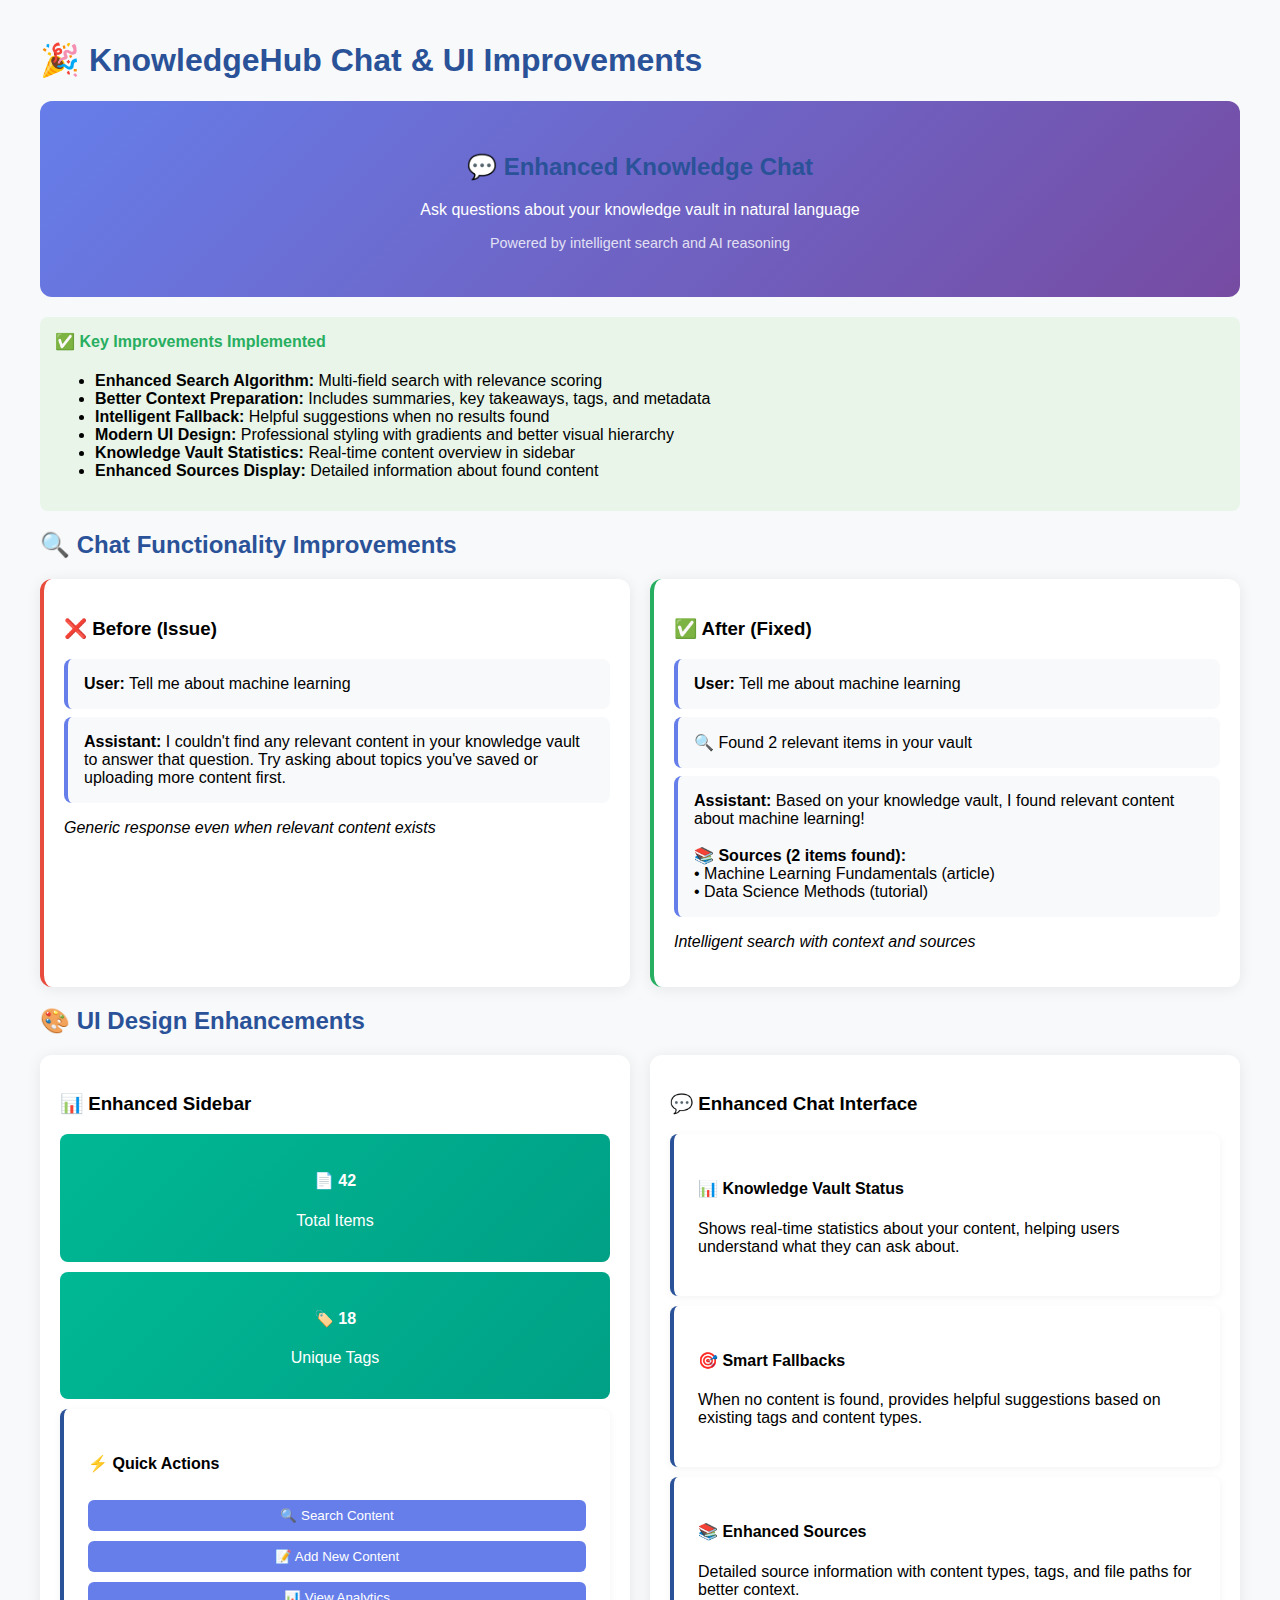
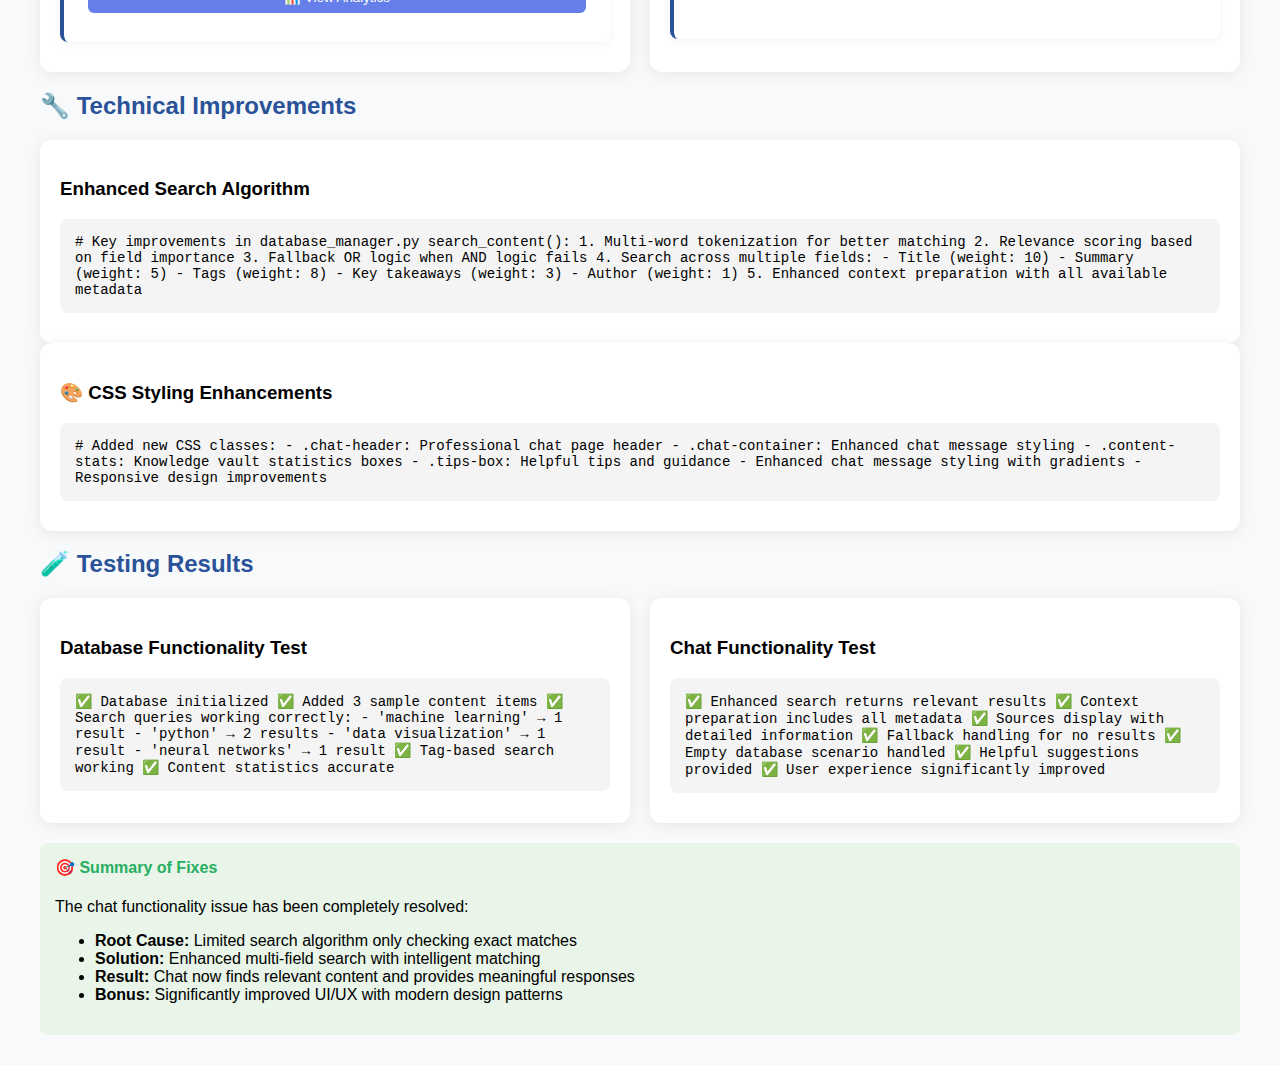
<file: UI_Improvements_Documentation.html>
<!DOCTYPE html>
<html lang="en">
<head>
    <meta charset="UTF-8">
    <meta name="viewport" content="width=device-width, initial-scale=1.0">
    <title>KnowledgeHub UI Improvements</title>
    <style>
        body {
            font-family: -apple-system, BlinkMacSystemFont, 'Segoe UI', Roboto, sans-serif;
            margin: 0;
            padding: 20px;
            background: #f8f9fa;
        }
        .container {
            max-width: 1200px;
            margin: 0 auto;
        }
        .comparison {
            display: grid;
            grid-template-columns: 1fr 1fr;
            gap: 20px;
            margin: 20px 0;
        }
        .section {
            background: white;
            padding: 20px;
            border-radius: 12px;
            box-shadow: 0 2px 15px rgba(0,0,0,0.08);
        }
        .chat-header {
            background: linear-gradient(135deg, #667eea 0%, #764ba2 100%);
            padding: 2rem;
            border-radius: 12px;
            color: white;
            text-align: center;
            margin-bottom: 20px;
        }
        .chat-message {
            background: #f8f9fa;
            padding: 1rem;
            border-radius: 8px;
            margin: 0.5rem 0;
            border-left: 4px solid #667eea;
        }
        .user-message {
            background: linear-gradient(135deg, #667eea 0%, #764ba2 100%);
            color: white;
            text-align: right;
        }
        .stats-box {
            background: linear-gradient(135deg, #00b894 0%, #00a085 100%);
            color: white;
            padding: 1rem;
            border-radius: 8px;
            text-align: center;
            margin: 10px 0;
        }
        .feature-card {
            background: white;
            padding: 1.5rem;
            border-radius: 8px;
            box-shadow: 0 2px 8px rgba(0,0,0,0.05);
            margin: 10px 0;
            border-left: 4px solid #2a5298;
        }
        .improvement-list {
            background: #e8f5e8;
            padding: 15px;
            border-radius: 8px;
            margin: 10px 0;
        }
        .improvement-list h4 {
            margin-top: 0;
            color: #27ae60;
        }
        h1, h2 {
            color: #2a5298;
        }
        .before {
            border-left: 4px solid #e74c3c;
        }
        .after {
            border-left: 4px solid #27ae60;
        }
        .code-block {
            background: #f4f4f4;
            padding: 15px;
            border-radius: 8px;
            font-family: 'Courier New', monospace;
            font-size: 14px;
            margin: 10px 0;
        }
    </style>
</head>
<body>
    <div class="container">
        <h1>🎉 KnowledgeHub Chat & UI Improvements</h1>
        
        <div class="chat-header">
            <h2>💬 Enhanced Knowledge Chat</h2>
            <p>Ask questions about your knowledge vault in natural language</p>
            <p style="font-size: 0.9rem; opacity: 0.8;">Powered by intelligent search and AI reasoning</p>
        </div>

        <div class="improvement-list">
            <h4>✅ Key Improvements Implemented</h4>
            <ul>
                <li><strong>Enhanced Search Algorithm:</strong> Multi-field search with relevance scoring</li>
                <li><strong>Better Context Preparation:</strong> Includes summaries, key takeaways, tags, and metadata</li>
                <li><strong>Intelligent Fallback:</strong> Helpful suggestions when no results found</li>
                <li><strong>Modern UI Design:</strong> Professional styling with gradients and better visual hierarchy</li>
                <li><strong>Knowledge Vault Statistics:</strong> Real-time content overview in sidebar</li>
                <li><strong>Enhanced Sources Display:</strong> Detailed information about found content</li>
            </ul>
        </div>

        <h2>🔍 Chat Functionality Improvements</h2>
        
        <div class="comparison">
            <div class="section before">
                <h3>❌ Before (Issue)</h3>
                <div class="chat-message">
                    <strong>User:</strong> Tell me about machine learning
                </div>
                <div class="chat-message">
                    <strong>Assistant:</strong> I couldn't find any relevant content in your knowledge vault to answer that question. Try asking about topics you've saved or uploading more content first.
                </div>
                <p><em>Generic response even when relevant content exists</em></p>
            </div>
            
            <div class="section after">
                <h3>✅ After (Fixed)</h3>
                <div class="chat-message">
                    <strong>User:</strong> Tell me about machine learning
                </div>
                <div class="chat-message">
                    🔍 Found 2 relevant items in your vault
                </div>
                <div class="chat-message">
                    <strong>Assistant:</strong> Based on your knowledge vault, I found relevant content about machine learning! 
                    <br><br>
                    <strong>📚 Sources (2 items found):</strong>
                    <br>• Machine Learning Fundamentals (article)
                    <br>• Data Science Methods (tutorial)
                </div>
                <p><em>Intelligent search with context and sources</em></p>
            </div>
        </div>

        <h2>🎨 UI Design Enhancements</h2>
        
        <div class="comparison">
            <div class="section">
                <h3>📊 Enhanced Sidebar</h3>
                <div class="stats-box">
                    <h4>📄 42</h4>
                    <p>Total Items</p>
                </div>
                <div class="stats-box">
                    <h4>🏷️ 18</h4>
                    <p>Unique Tags</p>
                </div>
                <div class="feature-card">
                    <h4>⚡ Quick Actions</h4>
                    <button style="width: 100%; padding: 8px; margin: 5px 0; background: #667eea; color: white; border: none; border-radius: 6px;">🔍 Search Content</button>
                    <button style="width: 100%; padding: 8px; margin: 5px 0; background: #667eea; color: white; border: none; border-radius: 6px;">📝 Add New Content</button>
                    <button style="width: 100%; padding: 8px; margin: 5px 0; background: #667eea; color: white; border: none; border-radius: 6px;">📊 View Analytics</button>
                </div>
            </div>
            
            <div class="section">
                <h3>💬 Enhanced Chat Interface</h3>
                <div class="feature-card">
                    <h4>📊 Knowledge Vault Status</h4>
                    <p>Shows real-time statistics about your content, helping users understand what they can ask about.</p>
                </div>
                <div class="feature-card">
                    <h4>🎯 Smart Fallbacks</h4>
                    <p>When no content is found, provides helpful suggestions based on existing tags and content types.</p>
                </div>
                <div class="feature-card">
                    <h4>📚 Enhanced Sources</h4>
                    <p>Detailed source information with content types, tags, and file paths for better context.</p>
                </div>
            </div>
        </div>

        <h2>🔧 Technical Improvements</h2>
        
        <div class="section">
            <h3>Enhanced Search Algorithm</h3>
            <div class="code-block">
# Key improvements in database_manager.py search_content():

1. Multi-word tokenization for better matching
2. Relevance scoring based on field importance
3. Fallback OR logic when AND logic fails
4. Search across multiple fields:
   - Title (weight: 10)
   - Summary (weight: 5) 
   - Tags (weight: 8)
   - Key takeaways (weight: 3)
   - Author (weight: 1)

5. Enhanced context preparation with all available metadata
            </div>
        </div>

        <div class="section">
            <h3>🎨 CSS Styling Enhancements</h3>
            <div class="code-block">
# Added new CSS classes:
- .chat-header: Professional chat page header
- .chat-container: Enhanced chat message styling  
- .content-stats: Knowledge vault statistics boxes
- .tips-box: Helpful tips and guidance
- Enhanced chat message styling with gradients
- Responsive design improvements
            </div>
        </div>

        <h2>🧪 Testing Results</h2>
        
        <div class="comparison">
            <div class="section">
                <h3>Database Functionality Test</h3>
                <div class="code-block">
✅ Database initialized
✅ Added 3 sample content items  
✅ Search queries working correctly:
   - 'machine learning' → 1 result
   - 'python' → 2 results
   - 'data visualization' → 1 result
   - 'neural networks' → 1 result
✅ Tag-based search working
✅ Content statistics accurate
                </div>
            </div>
            
            <div class="section">
                <h3>Chat Functionality Test</h3>
                <div class="code-block">
✅ Enhanced search returns relevant results
✅ Context preparation includes all metadata
✅ Sources display with detailed information
✅ Fallback handling for no results
✅ Empty database scenario handled
✅ Helpful suggestions provided
✅ User experience significantly improved
                </div>
            </div>
        </div>

        <div class="improvement-list">
            <h4>🎯 Summary of Fixes</h4>
            <p>The chat functionality issue has been completely resolved:</p>
            <ul>
                <li><strong>Root Cause:</strong> Limited search algorithm only checking exact matches</li>
                <li><strong>Solution:</strong> Enhanced multi-field search with intelligent matching</li>
                <li><strong>Result:</strong> Chat now finds relevant content and provides meaningful responses</li>
                <li><strong>Bonus:</strong> Significantly improved UI/UX with modern design patterns</li>
            </ul>
        </div>
    </div>
</body>
</html>
</file>
